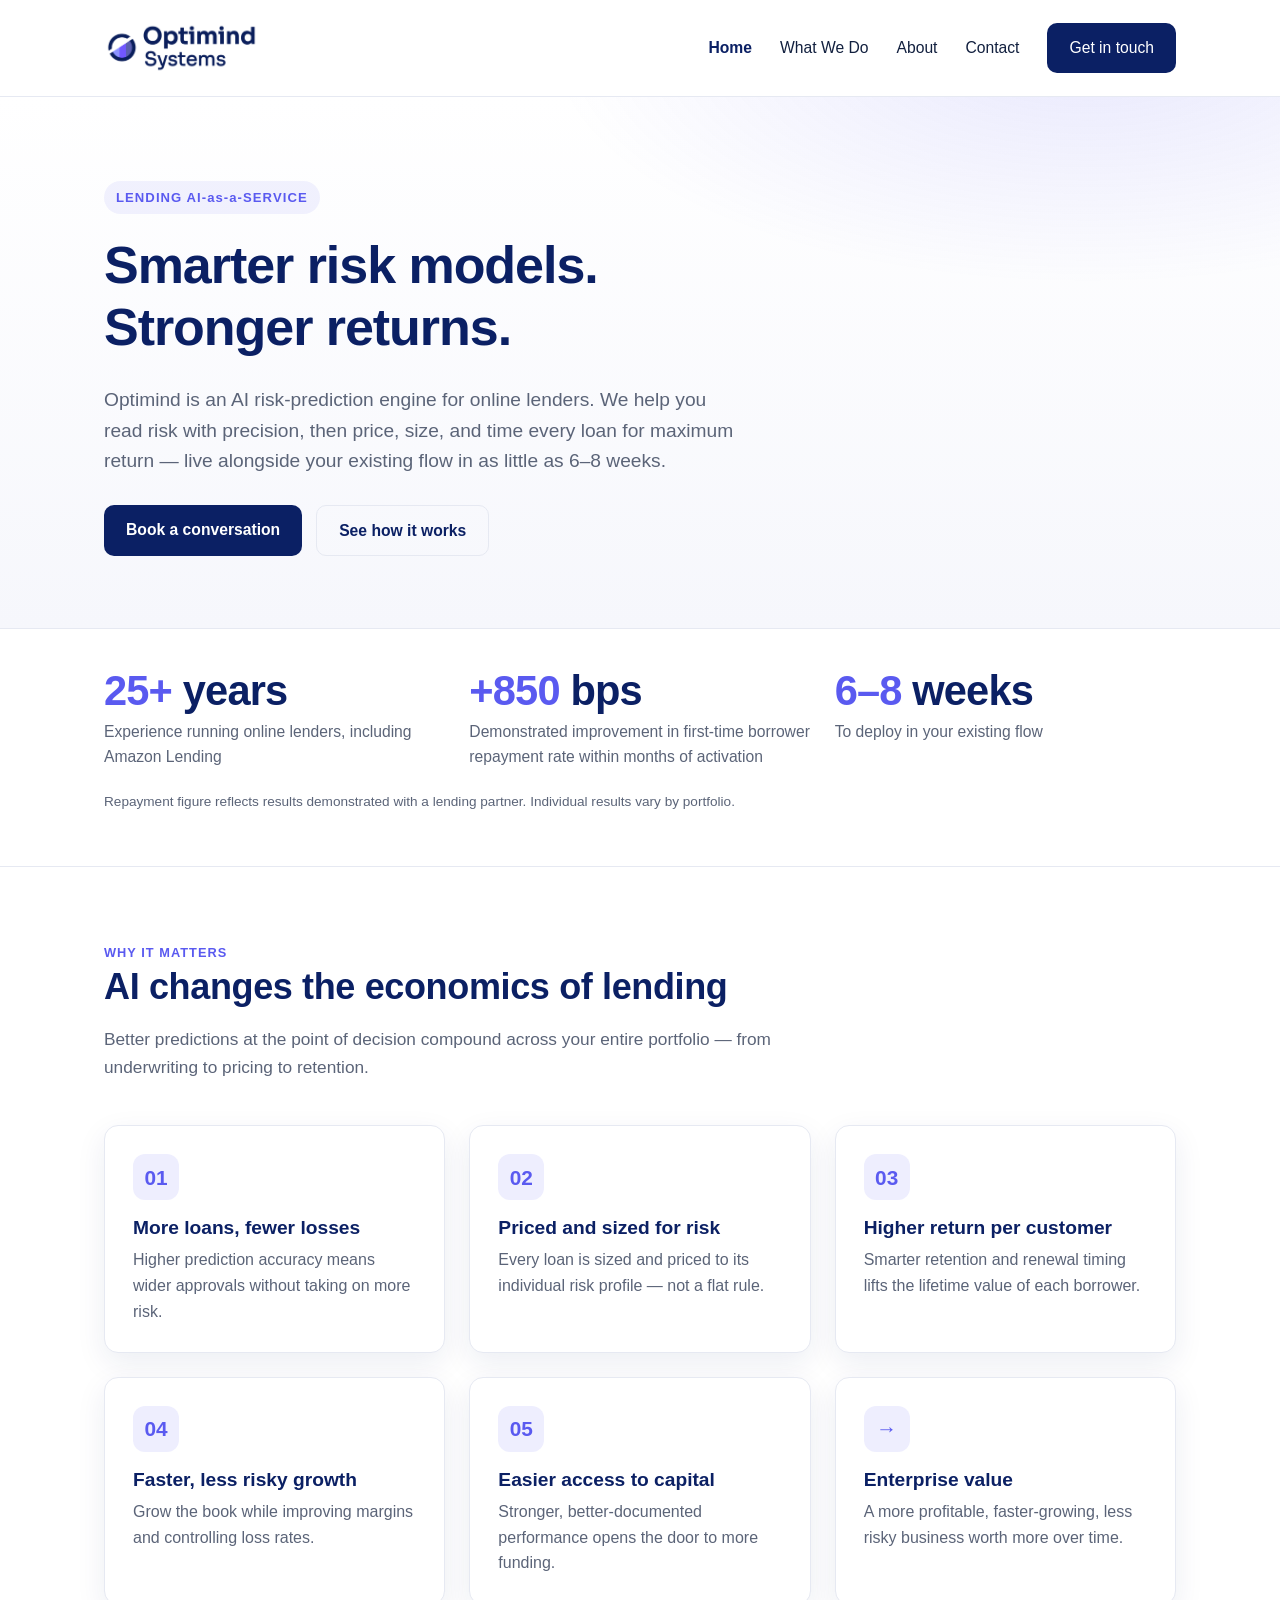
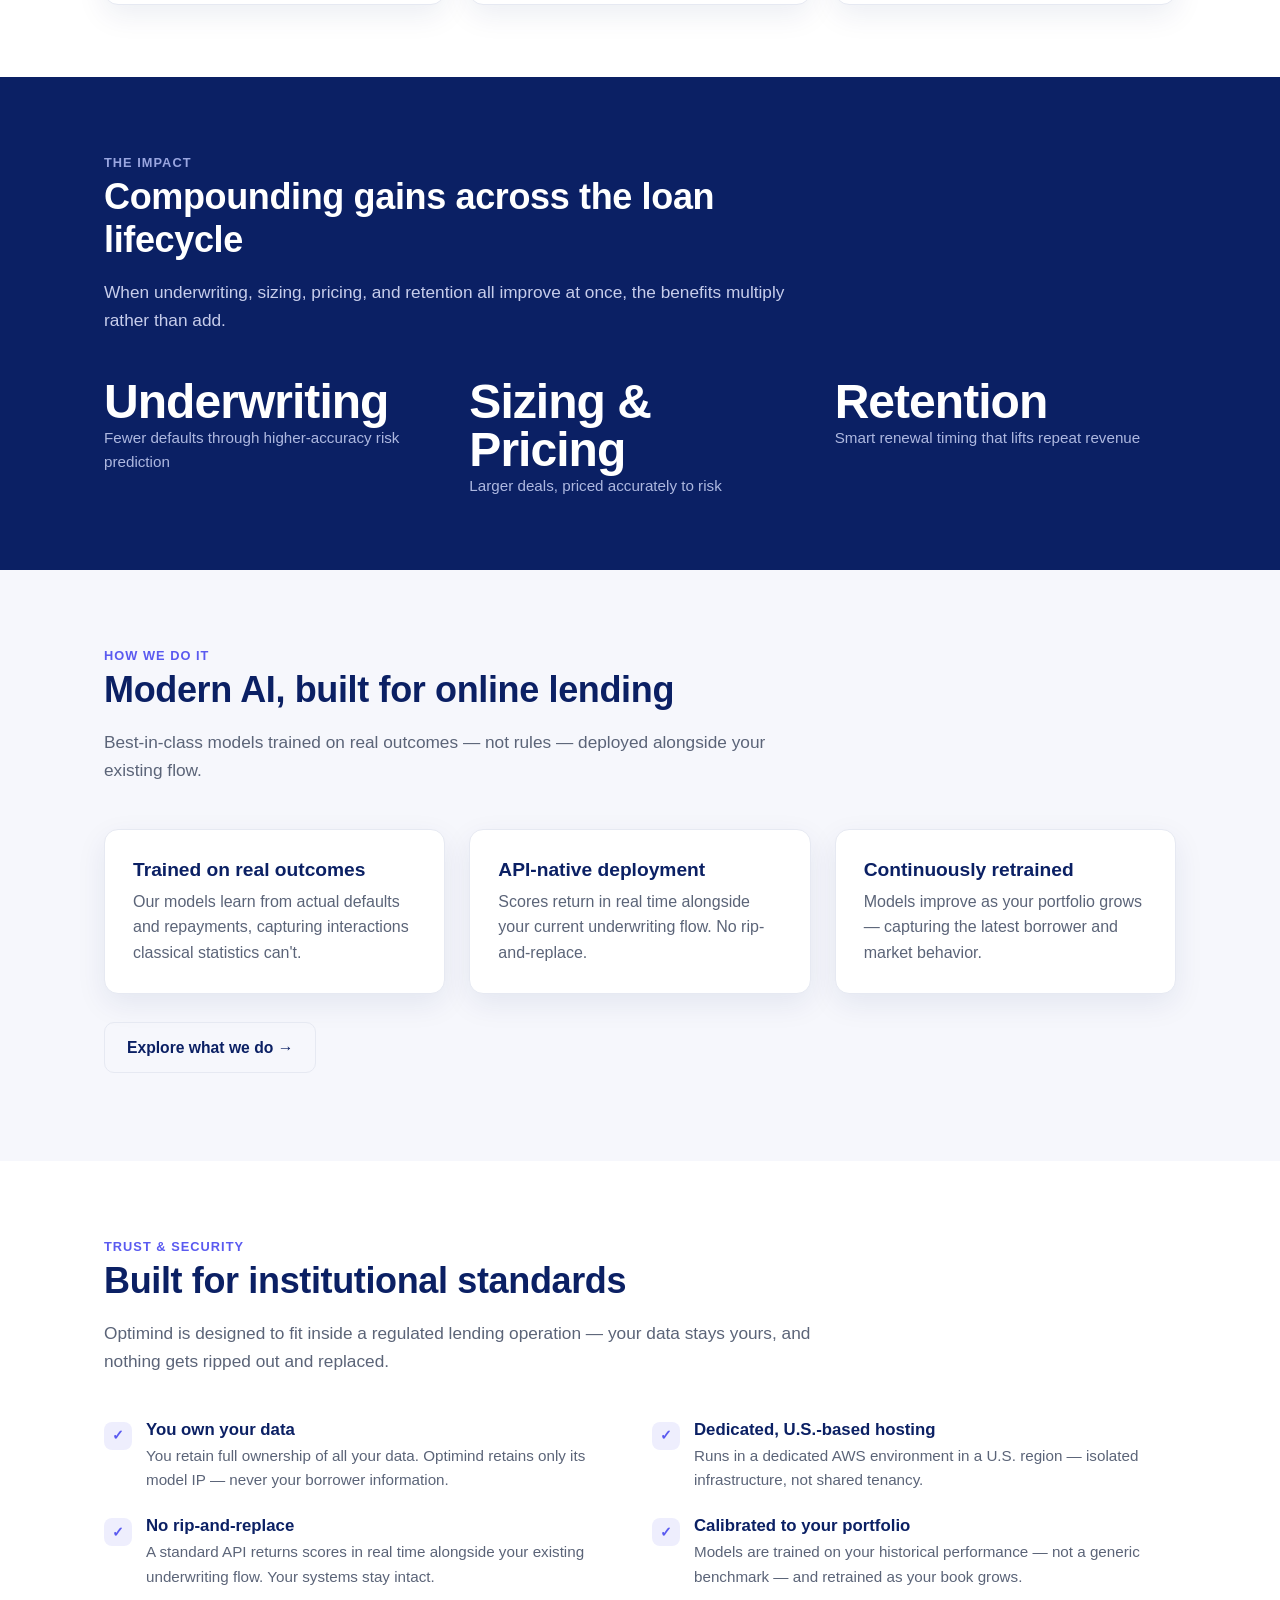
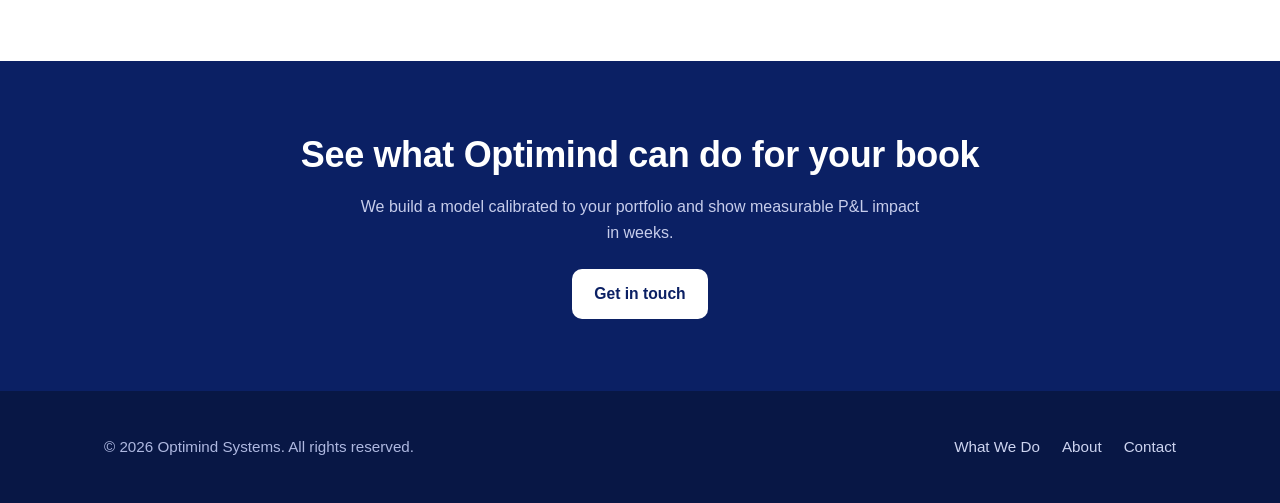
<file: index.html>
<!DOCTYPE html>
<html lang="en">
<head>
  <meta charset="UTF-8" />
  <meta name="viewport" content="width=device-width, initial-scale=1.0" />
  <title>Optimind Systems — Lending AI-as-a-Service</title>
  <meta name="description" content="Optimind Systems is AI-as-a-service for online lenders. AI risk prediction that approves more good borrowers, cuts losses, and lifts return per customer." />
  <link rel="icon" type="image/png" href="assets/logo.png" />
  <link rel="stylesheet" href="styles.css" />
</head>
<body>
  <header class="site-header">
    <div class="container nav">
      <a class="brand" href="index.html"><img src="assets/logo-wide.png" alt="Optimind Systems" /></a>
      <nav class="nav-links">
        <a href="index.html" class="active">Home</a>
        <a href="services.html">What We Do</a>
        <a href="about.html">About</a>
        <a href="contact.html">Contact</a>
        <a href="contact.html" class="btn btn-primary">Get in touch</a>
      </nav>
    </div>
  </header>

  <main>
    <!-- Hero -->
    <section class="hero">
      <div class="container">
        <span class="eyebrow">Lending AI-<span class="lc">as-a</span>-Service</span>
        <h1>Smarter risk models.<br />Stronger returns.</h1>
        <p class="lead">Optimind is an AI risk-prediction engine for online lenders. We help you read risk with precision, then price, size, and time every loan for maximum return — live alongside your existing flow in as little as 6–8 weeks.</p>
        <div class="hero-cta">
          <a href="contact.html" class="btn btn-primary">Book a conversation</a>
          <a href="services.html" class="btn btn-ghost">See how it works</a>
        </div>
      </div>
    </section>

    <!-- Proof band -->
    <section class="proof-band">
      <div class="container">
        <div class="proof-grid">
          <div class="proof">
            <div class="num"><span class="accent">25+</span> years</div>
            <div class="label">Experience running online lenders, including Amazon Lending</div>
          </div>
          <div class="proof">
            <div class="num"><span class="accent">+850</span> bps</div>
            <div class="label">Demonstrated improvement in first-time borrower repayment rate within months of activation</div>
          </div>
          <div class="proof">
            <div class="num"><span class="accent">6–8</span> weeks</div>
            <div class="label">To deploy in your existing flow</div>
          </div>
        </div>
        <p class="proof-note">Repayment figure reflects results demonstrated with a lending partner. Individual results vary by portfolio.</p>
      </div>
    </section>

    <!-- Value props -->
    <section>
      <div class="container">
        <div class="section-head">
          <span class="eyebrow">Why it matters</span>
          <h2>AI changes the economics of lending</h2>
          <p>Better predictions at the point of decision compound across your entire portfolio — from underwriting to pricing to retention.</p>
        </div>
        <div class="grid grid-3">
          <div class="card">
            <div class="icon">01</div>
            <h3>More loans, fewer losses</h3>
            <p>Higher prediction accuracy means wider approvals without taking on more risk.</p>
          </div>
          <div class="card">
            <div class="icon">02</div>
            <h3>Priced and sized for risk</h3>
            <p>Every loan is sized and priced to its individual risk profile — not a flat rule.</p>
          </div>
          <div class="card">
            <div class="icon">03</div>
            <h3>Higher return per customer</h3>
            <p>Smarter retention and renewal timing lifts the lifetime value of each borrower.</p>
          </div>
          <div class="card">
            <div class="icon">04</div>
            <h3>Faster, less risky growth</h3>
            <p>Grow the book while improving margins and controlling loss rates.</p>
          </div>
          <div class="card">
            <div class="icon">05</div>
            <h3>Easier access to capital</h3>
            <p>Stronger, better-documented performance opens the door to more funding.</p>
          </div>
          <div class="card">
            <div class="icon">→</div>
            <h3>Enterprise value</h3>
            <p>A more profitable, faster-growing, less risky business worth more over time.</p>
          </div>
        </div>
      </div>
    </section>

    <!-- Impact stats -->
    <section class="section-navy">
      <div class="container">
        <div class="section-head">
          <span class="eyebrow" style="color:#9aa6e0;">The impact</span>
          <h2>Compounding gains across the loan lifecycle</h2>
          <p style="color:#c7cdeb;">When underwriting, sizing, pricing, and retention all improve at once, the benefits multiply rather than add.</p>
        </div>
        <div class="stats">
          <div class="stat">
            <div class="num">Underwriting</div>
            <div class="label">Fewer defaults through higher-accuracy risk prediction</div>
          </div>
          <div class="stat">
            <div class="num">Sizing &amp; Pricing</div>
            <div class="label">Larger deals, priced accurately to risk</div>
          </div>
          <div class="stat">
            <div class="num">Retention</div>
            <div class="label">Smart renewal timing that lifts repeat revenue</div>
          </div>
        </div>
      </div>
    </section>

    <!-- How -->
    <section class="section-soft">
      <div class="container">
        <div class="section-head">
          <span class="eyebrow">How we do it</span>
          <h2>Modern AI, built for online lending</h2>
          <p>Best-in-class models trained on real outcomes — not rules — deployed alongside your existing flow.</p>
        </div>
        <div class="grid grid-3">
          <div class="card">
            <h3>Trained on real outcomes</h3>
            <p>Our models learn from actual defaults and repayments, capturing interactions classical statistics can't.</p>
          </div>
          <div class="card">
            <h3>API-native deployment</h3>
            <p>Scores return in real time alongside your current underwriting flow. No rip-and-replace.</p>
          </div>
          <div class="card">
            <h3>Continuously retrained</h3>
            <p>Models improve as your portfolio grows — capturing the latest borrower and market behavior.</p>
          </div>
        </div>
        <p style="margin-top:28px;"><a href="services.html" class="btn btn-ghost">Explore what we do →</a></p>
      </div>
    </section>

    <!-- Trust & Security -->
    <section>
      <div class="container">
        <div class="section-head">
          <span class="eyebrow">Trust &amp; security</span>
          <h2>Built for institutional standards</h2>
          <p>Optimind is designed to fit inside a regulated lending operation — your data stays yours, and nothing gets ripped out and replaced.</p>
        </div>
        <div class="grid grid-2">
          <div class="trust-item">
            <div class="check">✓</div>
            <div>
              <h3>You own your data</h3>
              <p>You retain full ownership of all your data. Optimind retains only its model IP — never your borrower information.</p>
            </div>
          </div>
          <div class="trust-item">
            <div class="check">✓</div>
            <div>
              <h3>Dedicated, U.S.-based hosting</h3>
              <p>Runs in a dedicated AWS environment in a U.S. region — isolated infrastructure, not shared tenancy.</p>
            </div>
          </div>
          <div class="trust-item">
            <div class="check">✓</div>
            <div>
              <h3>No rip-and-replace</h3>
              <p>A standard API returns scores in real time alongside your existing underwriting flow. Your systems stay intact.</p>
            </div>
          </div>
          <div class="trust-item">
            <div class="check">✓</div>
            <div>
              <h3>Calibrated to your portfolio</h3>
              <p>Models are trained on your historical performance — not a generic benchmark — and retrained as your book grows.</p>
            </div>
          </div>
        </div>
      </div>
    </section>

    <!-- CTA -->
    <section class="section-navy cta-band">
      <div class="container">
        <h2>See what Optimind can do for your book</h2>
        <p>We build a model calibrated to your portfolio and show measurable P&amp;L impact in weeks.</p>
        <a href="contact.html" class="btn btn-primary" style="background:#fff;color:var(--navy);">Get in touch</a>
      </div>
    </section>
  </main>

  <footer class="site-footer">
    <div class="container footer-row">
      <div>© 2026 Optimind Systems. All rights reserved.</div>
      <div class="footer-links">
        <a href="services.html">What We Do</a>
        <a href="about.html">About</a>
        <a href="contact.html">Contact</a>
      </div>
    </div>
  </footer>
</body>
</html>
</file>
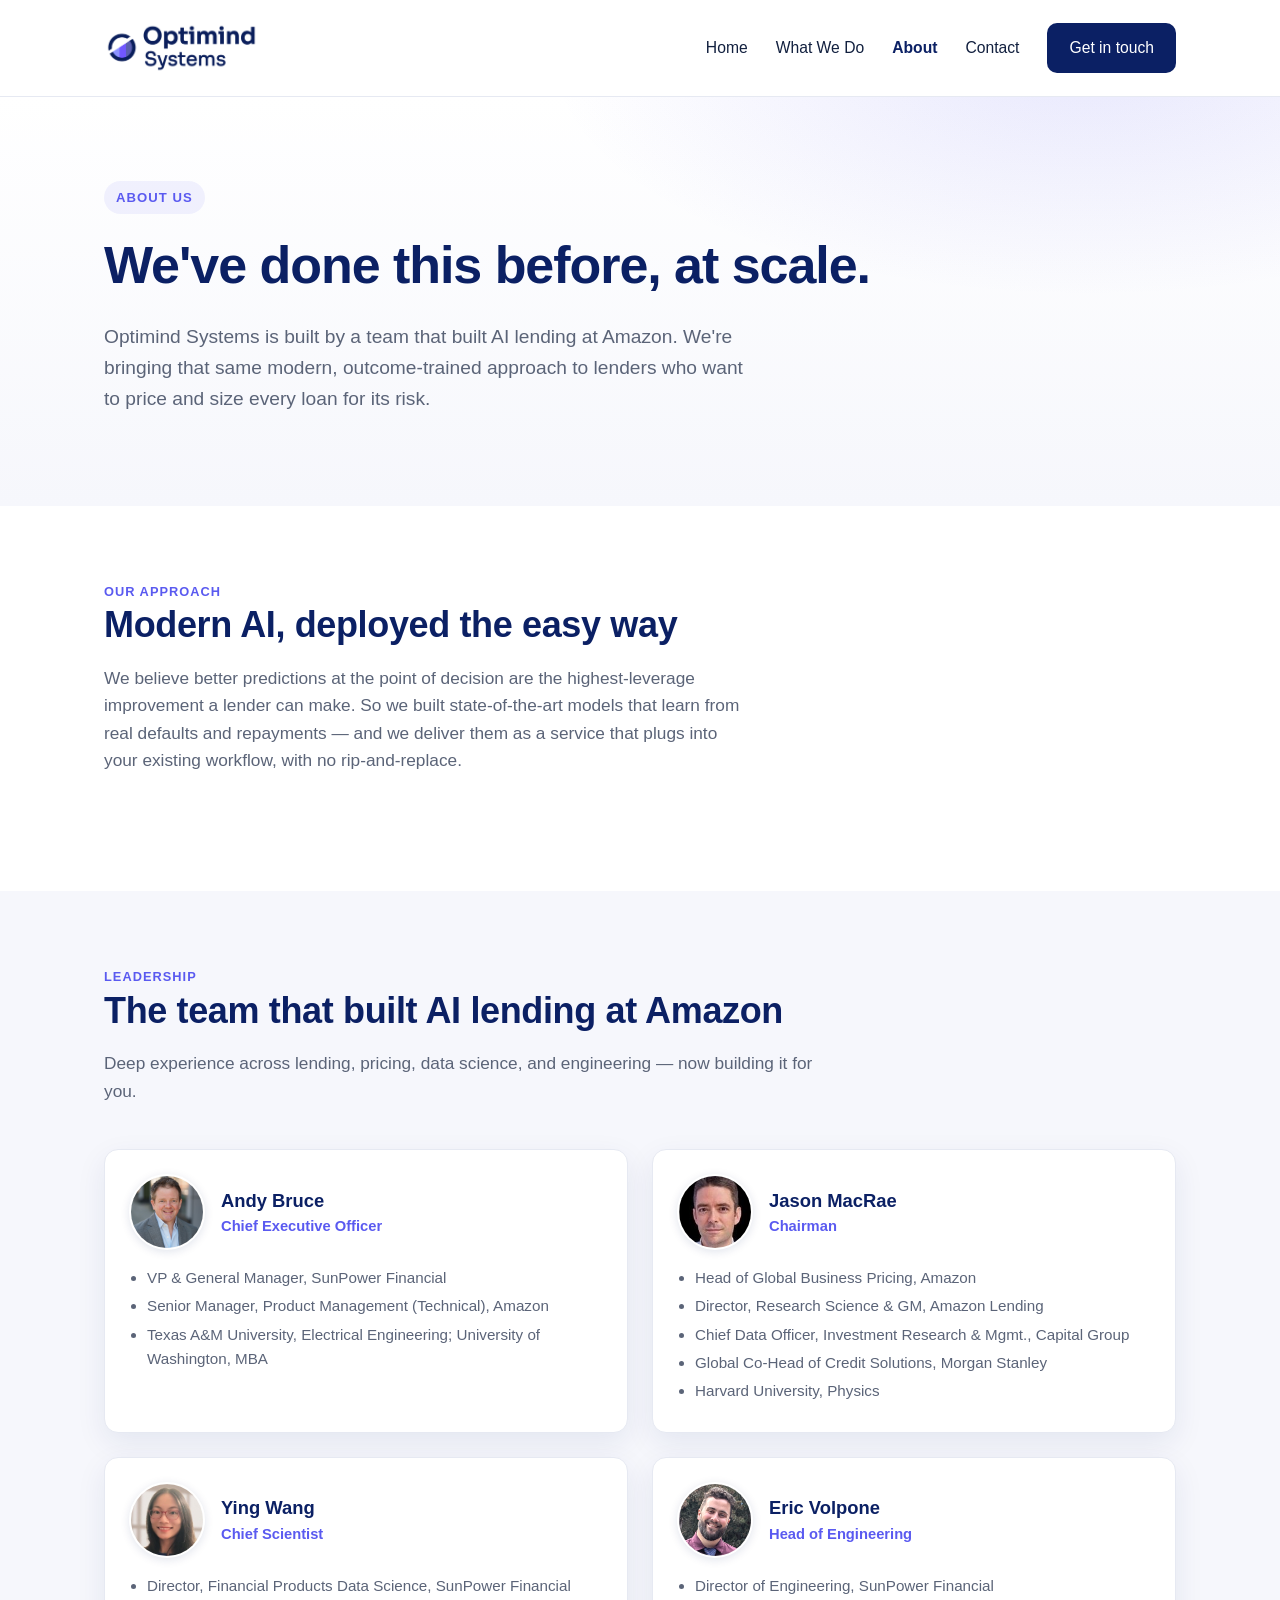
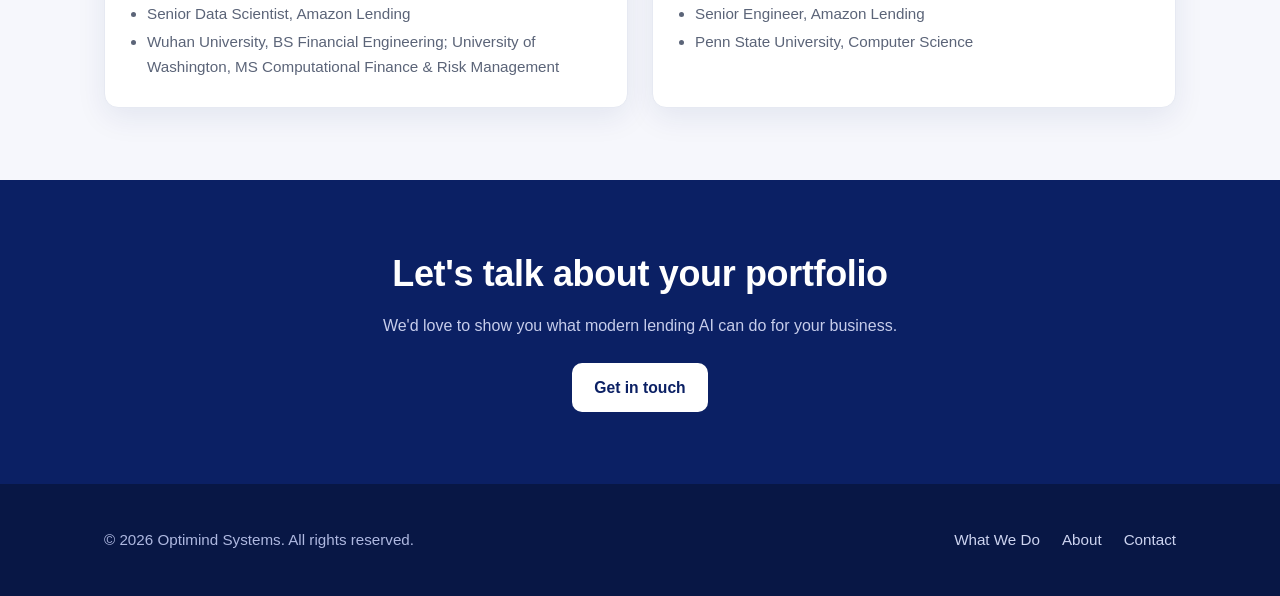
<file: about.html>
<!DOCTYPE html>
<html lang="en">
<head>
  <meta charset="UTF-8" />
  <meta name="viewport" content="width=device-width, initial-scale=1.0" />
  <title>About — Optimind Systems</title>
  <meta name="description" content="Optimind Systems is built by the team that built AI lending at Amazon — now bringing modern, outcome-trained AI to lenders everywhere." />
  <link rel="icon" type="image/png" href="assets/logo.png" />
  <link rel="stylesheet" href="styles.css" />
</head>
<body>
  <header class="site-header">
    <div class="container nav">
      <a class="brand" href="index.html"><img src="assets/logo-wide.png" alt="Optimind Systems" /></a>
      <nav class="nav-links">
        <a href="index.html">Home</a>
        <a href="services.html">What We Do</a>
        <a href="about.html" class="active">About</a>
        <a href="contact.html">Contact</a>
        <a href="contact.html" class="btn btn-primary">Get in touch</a>
      </nav>
    </div>
  </header>

  <main>
    <section class="hero">
      <div class="container">
        <span class="eyebrow">About us</span>
        <h1>We've done this before, at scale.</h1>
        <p class="lead">Optimind Systems is built by a team that built AI lending at Amazon. We're bringing that same modern, outcome-trained approach to lenders who want to price and size every loan for its risk.</p>
      </div>
    </section>

    <section>
      <div class="container">
        <div class="section-head lead-narrow">
          <span class="eyebrow">Our approach</span>
          <h2>Modern AI, deployed the easy way</h2>
          <p>We believe better predictions at the point of decision are the highest-leverage improvement a lender can make. So we built state-of-the-art models that learn from real defaults and repayments — and we deliver them as a service that plugs into your existing workflow, with no rip-and-replace.</p>
        </div>
      </div>
    </section>

    <section class="section-soft">
      <div class="container">
        <div class="section-head">
          <span class="eyebrow">Leadership</span>
          <h2>The team that built AI lending at Amazon</h2>
          <p>Deep experience across lending, pricing, data science, and engineering — now building it for you.</p>
        </div>
        <div class="team">
          <div class="member">
            <div class="member-head">
              <img class="member-photo" src="assets/andy.jpg" alt="Andy Bruce" />
              <div>
                <div class="name">Andy Bruce</div>
                <div class="role">Chief Executive Officer</div>
              </div>
            </div>
            <ul>
              <li>VP &amp; General Manager, SunPower Financial</li>
              <li>Senior Manager, Product Management (Technical), Amazon</li>
              <li>Texas A&amp;M University, Electrical Engineering; University of Washington, MBA</li>
            </ul>
          </div>
          <div class="member">
            <div class="member-head">
              <img class="member-photo" src="assets/jason.jpg" alt="Jason MacRae" />
              <div>
                <div class="name">Jason MacRae</div>
                <div class="role">Chairman</div>
              </div>
            </div>
            <ul>
              <li>Head of Global Business Pricing, Amazon</li>
              <li>Director, Research Science &amp; GM, Amazon Lending</li>
              <li>Chief Data Officer, Investment Research &amp; Mgmt., Capital Group</li>
              <li>Global Co-Head of Credit Solutions, Morgan Stanley</li>
              <li>Harvard University, Physics</li>
            </ul>
          </div>
          <div class="member">
            <div class="member-head">
              <img class="member-photo" src="assets/ying.jpg" alt="Ying Wang" />
              <div>
                <div class="name">Ying Wang</div>
                <div class="role">Chief Scientist</div>
              </div>
            </div>
            <ul>
              <li>Director, Financial Products Data Science, SunPower Financial</li>
              <li>Senior Data Scientist, Amazon Lending</li>
              <li>Wuhan University, BS Financial Engineering; University of Washington, MS Computational Finance &amp; Risk Management</li>
            </ul>
          </div>
          <div class="member">
            <div class="member-head">
              <img class="member-photo" src="assets/eric.jpeg" alt="Eric Volpone" />
              <div>
                <div class="name">Eric Volpone</div>
                <div class="role">Head of Engineering</div>
              </div>
            </div>
            <ul>
              <li>Director of Engineering, SunPower Financial</li>
              <li>Senior Engineer, Amazon Lending</li>
              <li>Penn State University, Computer Science</li>
            </ul>
          </div>
        </div>
      </div>
    </section>

    <section class="section-navy cta-band">
      <div class="container">
        <h2>Let's talk about your portfolio</h2>
        <p>We'd love to show you what modern lending AI can do for your business.</p>
        <a href="contact.html" class="btn btn-primary" style="background:#fff;color:var(--navy);">Get in touch</a>
      </div>
    </section>
  </main>

  <footer class="site-footer">
    <div class="container footer-row">
      <div>© 2026 Optimind Systems. All rights reserved.</div>
      <div class="footer-links">
        <a href="services.html">What We Do</a>
        <a href="about.html">About</a>
        <a href="contact.html">Contact</a>
      </div>
    </div>
  </footer>
</body>
</html>
</file>
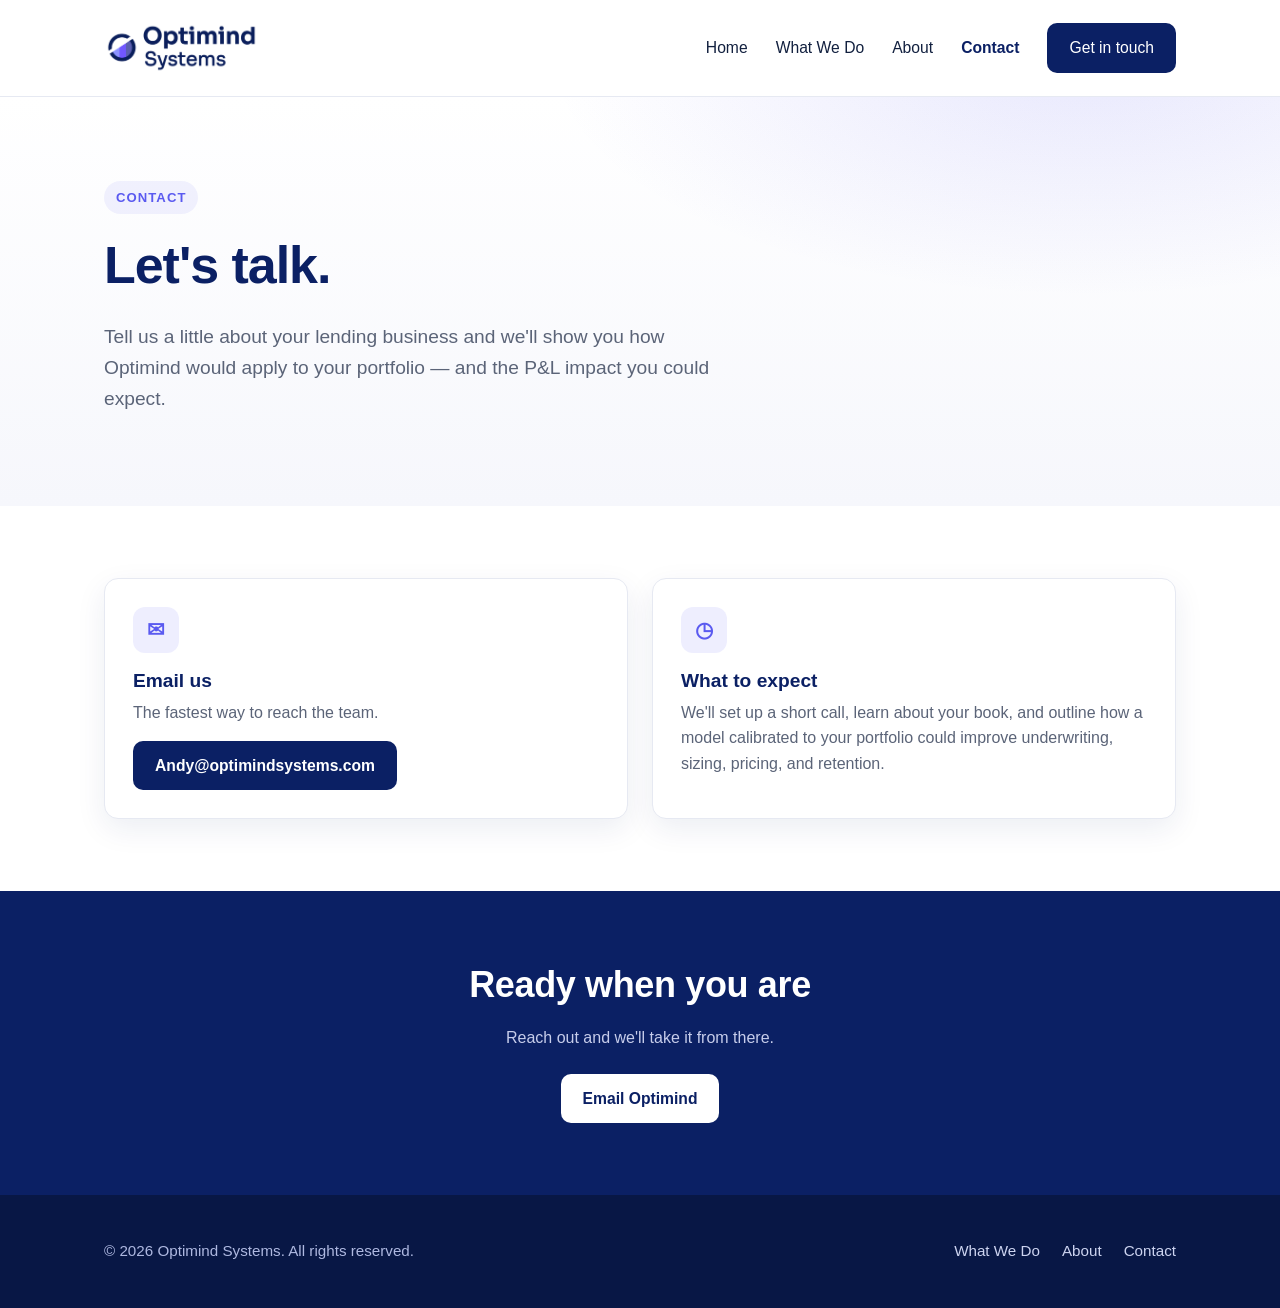
<file: contact.html>
<!DOCTYPE html>
<html lang="en">
<head>
  <meta charset="UTF-8" />
  <meta name="viewport" content="width=device-width, initial-scale=1.0" />
  <title>Contact — Optimind Systems</title>
  <meta name="description" content="Get in touch with Optimind Systems to see what lending AI-as-a-service can do for your portfolio." />
  <link rel="icon" type="image/png" href="assets/logo.png" />
  <link rel="stylesheet" href="styles.css" />
</head>
<body>
  <header class="site-header">
    <div class="container nav">
      <a class="brand" href="index.html"><img src="assets/logo-wide.png" alt="Optimind Systems" /></a>
      <nav class="nav-links">
        <a href="index.html">Home</a>
        <a href="services.html">What We Do</a>
        <a href="about.html">About</a>
        <a href="contact.html" class="active">Contact</a>
        <a href="contact.html" class="btn btn-primary">Get in touch</a>
      </nav>
    </div>
  </header>

  <main>
    <section class="hero">
      <div class="container">
        <span class="eyebrow">Contact</span>
        <h1>Let's talk.</h1>
        <p class="lead">Tell us a little about your lending business and we'll show you how Optimind would apply to your portfolio — and the P&amp;L impact you could expect.</p>
      </div>
    </section>

    <section>
      <div class="container">
        <div class="grid grid-2">
          <div class="card">
            <div class="icon">✉</div>
            <h3>Email us</h3>
            <p style="margin-bottom:16px;">The fastest way to reach the team.</p>
            <a href="mailto:Andy@optimindsystems.com?subject=Optimind%20Systems%20inquiry" class="btn btn-primary">Andy@optimindsystems.com</a>
          </div>
          <div class="card">
            <div class="icon">◷</div>
            <h3>What to expect</h3>
            <p>We'll set up a short call, learn about your book, and outline how a model calibrated to your portfolio could improve underwriting, sizing, pricing, and retention.</p>
          </div>
        </div>
      </div>
    </section>

    <section class="section-navy cta-band">
      <div class="container">
        <h2>Ready when you are</h2>
        <p>Reach out and we'll take it from there.</p>
        <a href="mailto:Andy@optimindsystems.com?subject=Optimind%20Systems%20inquiry" class="btn btn-primary" style="background:#fff;color:var(--navy);">Email Optimind</a>
      </div>
    </section>
  </main>

  <footer class="site-footer">
    <div class="container footer-row">
      <div>© 2026 Optimind Systems. All rights reserved.</div>
      <div class="footer-links">
        <a href="services.html">What We Do</a>
        <a href="about.html">About</a>
        <a href="contact.html">Contact</a>
      </div>
    </div>
  </footer>
</body>
</html>
</file>
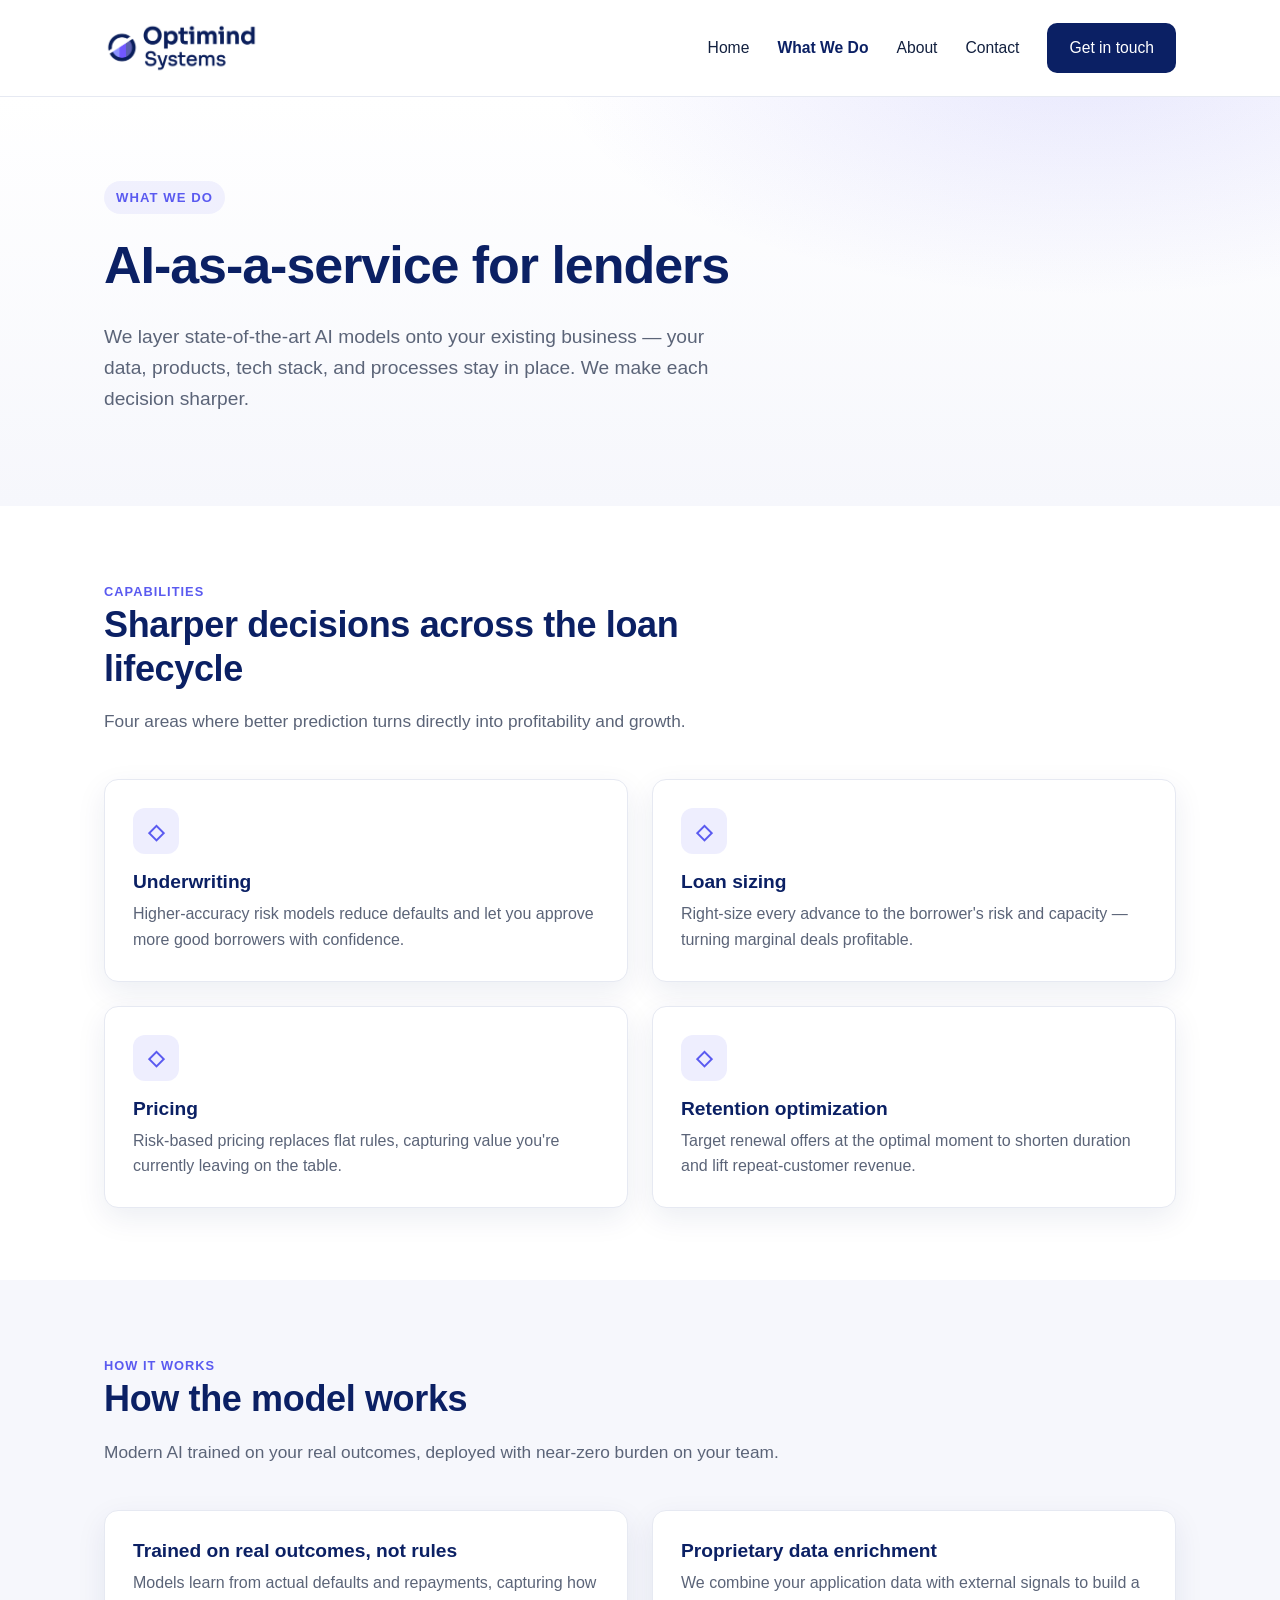
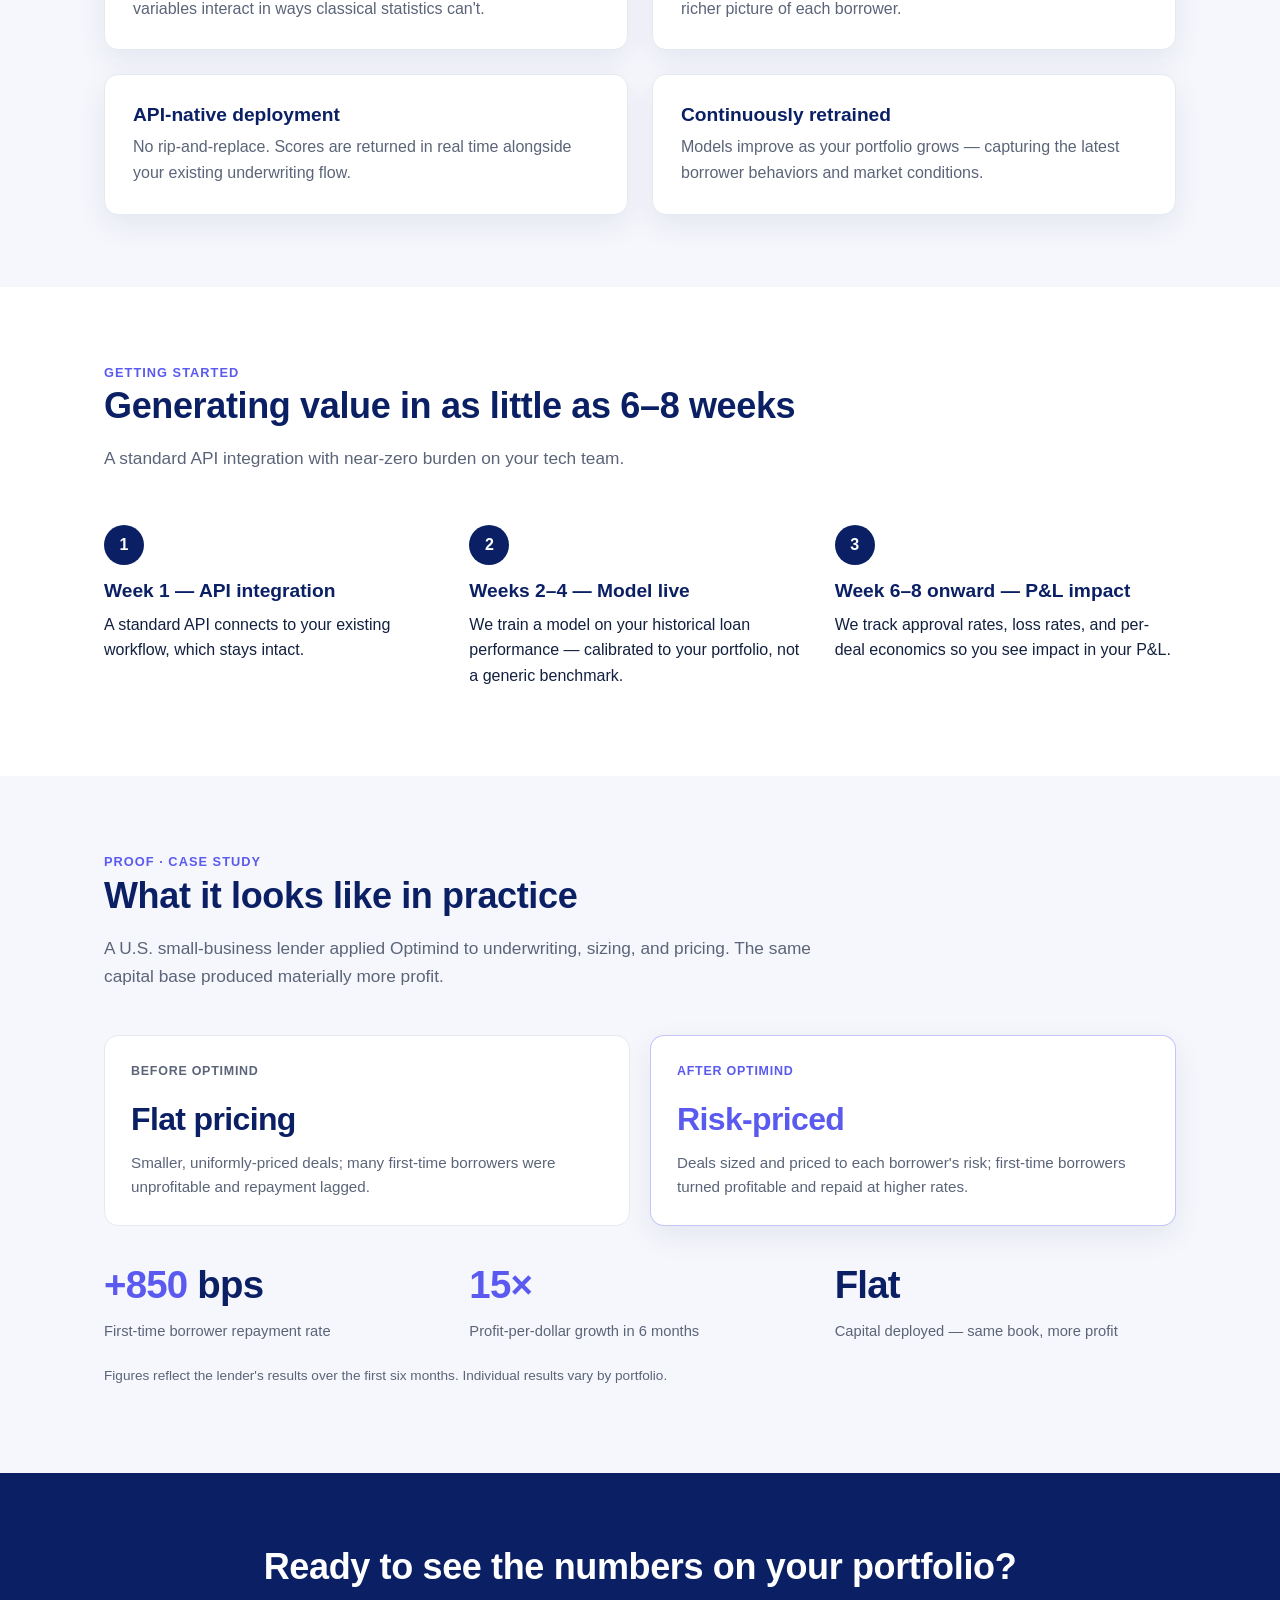
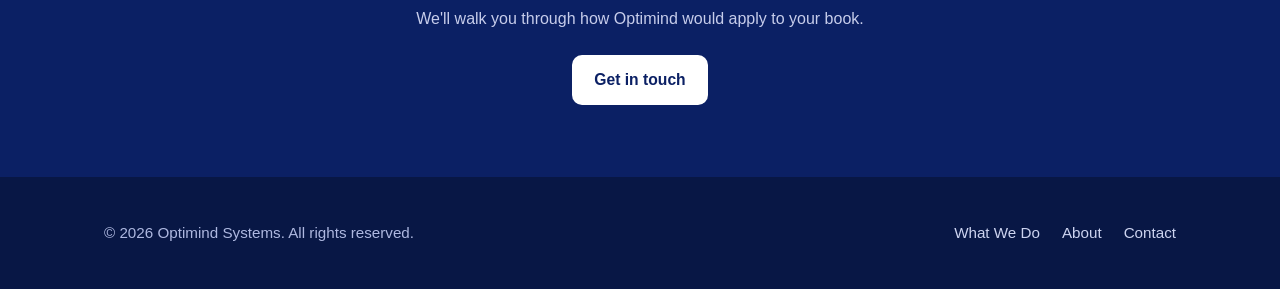
<file: services.html>
<!DOCTYPE html>
<html lang="en">
<head>
  <meta charset="UTF-8" />
  <meta name="viewport" content="width=device-width, initial-scale=1.0" />
  <title>What We Do — Optimind Systems</title>
  <meta name="description" content="Optimind is AI-as-a-service for lenders: underwriting, sizing, pricing, and retention optimization deployed alongside your existing workflow." />
  <link rel="icon" type="image/png" href="assets/logo.png" />
  <link rel="stylesheet" href="styles.css" />
</head>
<body>
  <header class="site-header">
    <div class="container nav">
      <a class="brand" href="index.html"><img src="assets/logo-wide.png" alt="Optimind Systems" /></a>
      <nav class="nav-links">
        <a href="index.html">Home</a>
        <a href="services.html" class="active">What We Do</a>
        <a href="about.html">About</a>
        <a href="contact.html">Contact</a>
        <a href="contact.html" class="btn btn-primary">Get in touch</a>
      </nav>
    </div>
  </header>

  <main>
    <section class="hero">
      <div class="container">
        <span class="eyebrow">What we do</span>
        <h1>AI-as-a-service for lenders</h1>
        <p class="lead">We layer state-of-the-art AI models onto your existing business — your data, products, tech stack, and processes stay in place. We make each decision sharper.</p>
      </div>
    </section>

    <section>
      <div class="container">
        <div class="section-head">
          <span class="eyebrow">Capabilities</span>
          <h2>Sharper decisions across the loan lifecycle</h2>
          <p>Four areas where better prediction turns directly into profitability and growth.</p>
        </div>
        <div class="grid grid-2">
          <div class="card">
            <div class="icon">◇</div>
            <h3>Underwriting</h3>
            <p>Higher-accuracy risk models reduce defaults and let you approve more good borrowers with confidence.</p>
          </div>
          <div class="card">
            <div class="icon">◇</div>
            <h3>Loan sizing</h3>
            <p>Right-size every advance to the borrower's risk and capacity — turning marginal deals profitable.</p>
          </div>
          <div class="card">
            <div class="icon">◇</div>
            <h3>Pricing</h3>
            <p>Risk-based pricing replaces flat rules, capturing value you're currently leaving on the table.</p>
          </div>
          <div class="card">
            <div class="icon">◇</div>
            <h3>Retention optimization</h3>
            <p>Target renewal offers at the optimal moment to shorten duration and lift repeat-customer revenue.</p>
          </div>
        </div>
      </div>
    </section>

    <section class="section-soft">
      <div class="container">
        <div class="section-head">
          <span class="eyebrow">How it works</span>
          <h2>How the model works</h2>
          <p>Modern AI trained on your real outcomes, deployed with near-zero burden on your team.</p>
        </div>
        <div class="grid grid-2">
          <div class="card">
            <h3>Trained on real outcomes, not rules</h3>
            <p>Models learn from actual defaults and repayments, capturing how variables interact in ways classical statistics can't.</p>
          </div>
          <div class="card">
            <h3>Proprietary data enrichment</h3>
            <p>We combine your application data with external signals to build a richer picture of each borrower.</p>
          </div>
          <div class="card">
            <h3>API-native deployment</h3>
            <p>No rip-and-replace. Scores are returned in real time alongside your existing underwriting flow.</p>
          </div>
          <div class="card">
            <h3>Continuously retrained</h3>
            <p>Models improve as your portfolio grows — capturing the latest borrower behaviors and market conditions.</p>
          </div>
        </div>
      </div>
    </section>

    <section>
      <div class="container">
        <div class="section-head">
          <span class="eyebrow">Getting started</span>
          <h2>Generating value in as little as 6–8 weeks</h2>
          <p>A standard API integration with near-zero burden on your tech team.</p>
        </div>
        <div class="steps">
          <div class="step">
            <div class="n">1</div>
            <h3>Week 1 — API integration</h3>
            <p>A standard API connects to your existing workflow, which stays intact.</p>
          </div>
          <div class="step">
            <div class="n">2</div>
            <h3>Weeks 2–4 — Model live</h3>
            <p>We train a model on your historical loan performance — calibrated to your portfolio, not a generic benchmark.</p>
          </div>
          <div class="step">
            <div class="n">3</div>
            <h3>Week 6–8 onward — P&amp;L impact</h3>
            <p>We track approval rates, loss rates, and per-deal economics so you see impact in your P&amp;L.</p>
          </div>
        </div>
      </div>
    </section>

    <!-- Case study -->
    <section class="section-soft">
      <div class="container">
        <div class="section-head">
          <span class="eyebrow">Proof · Case study</span>
          <h2>What it looks like in practice</h2>
          <p>A U.S. small-business lender applied Optimind to underwriting, sizing, and pricing. The same capital base produced materially more profit.</p>
        </div>
        <div class="compare">
          <div class="col before">
            <div class="tag">Before Optimind</div>
            <div class="big">Flat pricing</div>
            <p class="desc">Smaller, uniformly-priced deals; many first-time borrowers were unprofitable and repayment lagged.</p>
          </div>
          <div class="col after">
            <div class="tag">After Optimind</div>
            <div class="big">Risk-priced</div>
            <p class="desc">Deals sized and priced to each borrower's risk; first-time borrowers turned profitable and repaid at higher rates.</p>
          </div>
        </div>
        <div class="case-metrics">
          <div class="case-metric">
            <div class="m-num"><span class="accent">+850</span> bps</div>
            <div class="m-label">First-time borrower repayment rate</div>
          </div>
          <div class="case-metric">
            <div class="m-num"><span class="accent">15×</span></div>
            <div class="m-label">Profit-per-dollar growth in 6 months</div>
          </div>
          <div class="case-metric">
            <div class="m-num">Flat</div>
            <div class="m-label">Capital deployed — same book, more profit</div>
          </div>
        </div>
        <p class="proof-note">Figures reflect the lender's results over the first six months. Individual results vary by portfolio.</p>
      </div>
    </section>

    <section class="section-navy cta-band">
      <div class="container">
        <h2>Ready to see the numbers on your portfolio?</h2>
        <p>We'll walk you through how Optimind would apply to your book.</p>
        <a href="contact.html" class="btn btn-primary" style="background:#fff;color:var(--navy);">Get in touch</a>
      </div>
    </section>
  </main>

  <footer class="site-footer">
    <div class="container footer-row">
      <div>© 2026 Optimind Systems. All rights reserved.</div>
      <div class="footer-links">
        <a href="services.html">What We Do</a>
        <a href="about.html">About</a>
        <a href="contact.html">Contact</a>
      </div>
    </div>
  </footer>
</body>
</html>
</file>
<file: styles.css>
/* Optimind Systems — shared styles */
:root {
  --navy: #0b2064;
  --navy-deep: #081745;
  --accent: #5a5af0;
  --accent-2: #7c7cf7;
  --ink: #12203f;
  --muted: #5b6478;
  --line: #e6e9f2;
  --bg: #ffffff;
  --bg-soft: #f6f7fc;
  --radius: 14px;
  --shadow: 0 10px 30px rgba(11, 32, 100, 0.08);
  --maxw: 1120px;
}

* { box-sizing: border-box; }

html { scroll-behavior: smooth; }

body {
  margin: 0;
  font-family: -apple-system, BlinkMacSystemFont, "Segoe UI", Roboto, Helvetica, Arial, sans-serif;
  color: var(--ink);
  background: var(--bg);
  line-height: 1.6;
  -webkit-font-smoothing: antialiased;
}

.container {
  width: 100%;
  max-width: var(--maxw);
  margin: 0 auto;
  padding: 0 24px;
}

a { color: var(--accent); text-decoration: none; }
a:hover { text-decoration: underline; }

h1, h2, h3 { color: var(--navy); line-height: 1.2; margin: 0 0 0.5em; }
h1 { font-size: clamp(2rem, 5vw, 3.25rem); letter-spacing: -0.02em; }
h2 { font-size: clamp(1.6rem, 3.5vw, 2.25rem); letter-spacing: -0.01em; }
h3 { font-size: 1.2rem; }
p { margin: 0 0 1em; }

/* ---------- Header ---------- */
.site-header {
  position: sticky;
  top: 0;
  z-index: 50;
  background: rgba(255, 255, 255, 0.9);
  backdrop-filter: saturate(180%) blur(10px);
  border-bottom: 1px solid var(--line);
}
.nav {
  display: flex;
  align-items: center;
  justify-content: space-between;
  height: 96px;
}
.nav .brand img { height: 52px; display: block; }
.nav-links { display: flex; gap: 28px; align-items: center; }
.nav-links a {
  color: var(--ink);
  font-weight: 500;
  font-size: 0.98rem;
}
.nav-links a:hover { color: var(--accent); text-decoration: none; }
.nav-links a.active { color: var(--navy); font-weight: 600; }
.nav-links a.btn-primary { color: #fff; }
.nav-links a.btn-primary:hover { color: #fff; text-decoration: none; }

.btn {
  display: inline-block;
  padding: 12px 22px;
  border-radius: 10px;
  font-weight: 600;
  font-size: 0.98rem;
  transition: transform 0.06s ease, box-shadow 0.2s ease, background 0.2s ease;
}
.btn-primary {
  background: var(--navy);
  color: #fff;
}
.btn-primary:hover { background: var(--navy-deep); text-decoration: none; box-shadow: var(--shadow); }
.btn-ghost {
  background: transparent;
  color: var(--navy);
  border: 1px solid var(--line);
}
.btn-ghost:hover { border-color: var(--accent); color: var(--accent); text-decoration: none; }

.nav-toggle { display: none; }

/* ---------- Hero ---------- */
.hero {
  background:
    radial-gradient(900px 400px at 85% -10%, rgba(90, 90, 240, 0.14), transparent 60%),
    linear-gradient(180deg, #fff 0%, var(--bg-soft) 100%);
  padding: 84px 0 72px;
}
.eyebrow .lc { text-transform: lowercase; }
.hero .eyebrow {
  display: inline-block;
  font-size: 0.82rem;
  font-weight: 700;
  letter-spacing: 0.08em;
  text-transform: uppercase;
  color: var(--accent);
  background: rgba(90, 90, 240, 0.08);
  padding: 6px 12px;
  border-radius: 999px;
  margin-bottom: 20px;
}
.hero p.lead {
  font-size: 1.2rem;
  color: var(--muted);
  max-width: 640px;
}
.hero-cta { display: flex; gap: 14px; flex-wrap: wrap; margin-top: 28px; }

/* ---------- Sections ---------- */
section { padding: 72px 0; }
.section-soft { background: var(--bg-soft); }
.section-navy { background: var(--navy); color: #dfe4f5; }
.section-navy h2, .section-navy h3 { color: #fff; }

.section-head { max-width: 720px; margin-bottom: 44px; }
.section-head .eyebrow {
  font-size: 0.8rem; font-weight: 700; letter-spacing: 0.08em;
  text-transform: uppercase; color: var(--accent);
}
.section-head p { color: var(--muted); font-size: 1.08rem; }

/* ---------- Grid + cards ---------- */
.grid { display: grid; gap: 24px; }
.grid-2 { grid-template-columns: repeat(2, 1fr); }
.grid-3 { grid-template-columns: repeat(3, 1fr); }
.grid-4 { grid-template-columns: repeat(4, 1fr); }

.card {
  background: #fff;
  border: 1px solid var(--line);
  border-radius: var(--radius);
  padding: 28px;
  box-shadow: var(--shadow);
}
.card h3 { margin-bottom: 8px; }
.card p { color: var(--muted); margin: 0; }

.icon {
  width: 46px; height: 46px;
  border-radius: 12px;
  display: grid; place-items: center;
  background: rgba(90, 90, 240, 0.1);
  color: var(--accent);
  font-size: 1.3rem; font-weight: 700;
  margin-bottom: 16px;
}

/* stat callouts */
.stats { display: grid; grid-template-columns: repeat(3, 1fr); gap: 24px; }
.stat .num {
  font-size: clamp(2.2rem, 5vw, 3rem);
  font-weight: 800;
  color: #fff;
  letter-spacing: -0.02em;
  line-height: 1;
}
.section-navy .stat .label { color: #aeb8e0; font-size: 0.95rem; }

/* team */
.team { display: grid; grid-template-columns: repeat(2, 1fr); gap: 24px; }
.member { background:#fff; border:1px solid var(--line); border-radius: var(--radius); padding: 24px; box-shadow: var(--shadow); }
.member-head { display: flex; align-items: center; gap: 16px; margin-bottom: 16px; }
.member-photo {
  width: 76px; height: 76px; border-radius: 50%; object-fit: cover;
  flex: 0 0 auto; background: var(--bg-soft); border: 2px solid #fff;
  box-shadow: 0 2px 10px rgba(11,32,100,0.12);
}
.member-photo.placeholder {
  display: grid; place-items: center; color: var(--accent);
  background: rgba(90,90,240,0.1); font-weight: 700; font-size: 1.5rem;
}
.member .name { font-weight: 700; color: var(--navy); font-size: 1.15rem; }
.member .role { color: var(--accent); font-weight: 600; font-size: 0.92rem; }
.member ul { margin: 0; padding-left: 18px; color: var(--muted); font-size: 0.95rem; }
.member ul li { margin-bottom: 4px; }

/* steps */
.steps { display: grid; grid-template-columns: repeat(3, 1fr); gap: 24px; counter-reset: step; }
.step { position: relative; padding-top: 8px; }
.step .n {
  width: 40px; height: 40px; border-radius: 50%;
  background: var(--navy); color: #fff; font-weight: 700;
  display: grid; place-items: center; margin-bottom: 14px;
}

/* CTA band */
.cta-band { text-align: center; }
.cta-band h2 { color: #fff; }
.cta-band p { color: #c7cdeb; max-width: 560px; margin: 0 auto 24px; }

/* ---------- Footer ---------- */
.site-footer {
  background: var(--navy-deep);
  color: #aeb8e0;
  padding: 44px 0;
  font-size: 0.95rem;
}
.footer-row { display: flex; justify-content: space-between; align-items: center; gap: 20px; flex-wrap: wrap; }
.site-footer a { color: #cdd4f0; }
.footer-links { display: flex; gap: 22px; }

/* utilities */
.center { text-align: center; }
.mt-0 { margin-top: 0; }
.lead-narrow { max-width: 640px; }

/* ---------- Proof / stat band (light) ---------- */
.proof-band { border-top: 1px solid var(--line); border-bottom: 1px solid var(--line); background: #fff; padding: 40px 0; }
.proof-grid { display: grid; grid-template-columns: repeat(3, 1fr); gap: 24px; }
.proof .num {
  font-size: clamp(1.9rem, 4vw, 2.6rem);
  font-weight: 800; color: var(--navy); letter-spacing: -0.02em; line-height: 1.05;
}
.proof .num .accent { color: var(--accent); }
.proof .label { color: var(--muted); font-size: 0.98rem; margin-top: 6px; }
.proof-note { color: var(--muted); font-size: 0.85rem; margin-top: 22px; }
.proof-divider { width: 1px; background: var(--line); }

/* ---------- Before / after comparison ---------- */
.compare { display: grid; grid-template-columns: 1fr 1fr; gap: 20px; }
.compare .col {
  border: 1px solid var(--line); border-radius: var(--radius); padding: 26px; background: #fff;
}
.compare .col.after { border-color: rgba(90,90,240,0.35); box-shadow: var(--shadow); }
.compare .tag {
  font-size: 0.78rem; font-weight: 700; letter-spacing: 0.06em; text-transform: uppercase;
  color: var(--muted); margin-bottom: 12px;
}
.compare .col.after .tag { color: var(--accent); }
.compare .big { font-size: 2rem; font-weight: 800; color: var(--navy); letter-spacing: -0.02em; }
.compare .col.after .big { color: var(--accent); }
.compare .desc { color: var(--muted); font-size: 0.95rem; margin: 6px 0 0; }
.case-metrics { display: grid; grid-template-columns: repeat(3, 1fr); gap: 24px; margin-top: 28px; }
.case-metric .m-num { font-size: clamp(1.8rem, 4vw, 2.4rem); font-weight: 800; color: var(--navy); letter-spacing: -0.02em; }
.case-metric .m-num .accent { color: var(--accent); }
.case-metric .m-label { color: var(--muted); font-size: 0.92rem; margin-top: 4px; }

/* ---------- Trust list ---------- */
.trust-item { display: flex; gap: 14px; align-items: flex-start; }
.trust-item .check {
  flex: 0 0 auto; width: 28px; height: 28px; border-radius: 8px;
  background: rgba(90,90,240,0.1); color: var(--accent);
  display: grid; place-items: center; font-weight: 700; font-size: 0.9rem; margin-top: 2px;
}
.trust-item h3 { font-size: 1.05rem; margin: 0 0 4px; }
.trust-item p { margin: 0; color: var(--muted); font-size: 0.95rem; }

/* ---------- Responsive ---------- */
@media (max-width: 900px) {
  .grid-3, .grid-4, .steps, .stats, .case-metrics { grid-template-columns: repeat(2, 1fr); }
  .team { grid-template-columns: 1fr; }
}
@media (max-width: 640px) {
  .nav-links { display: none; }
  .grid-2, .grid-3, .grid-4, .steps, .stats,
  .proof-grid, .compare, .case-metrics { grid-template-columns: 1fr; }
  section { padding: 52px 0; }
  .hero { padding: 60px 0 48px; }
}
</file>
